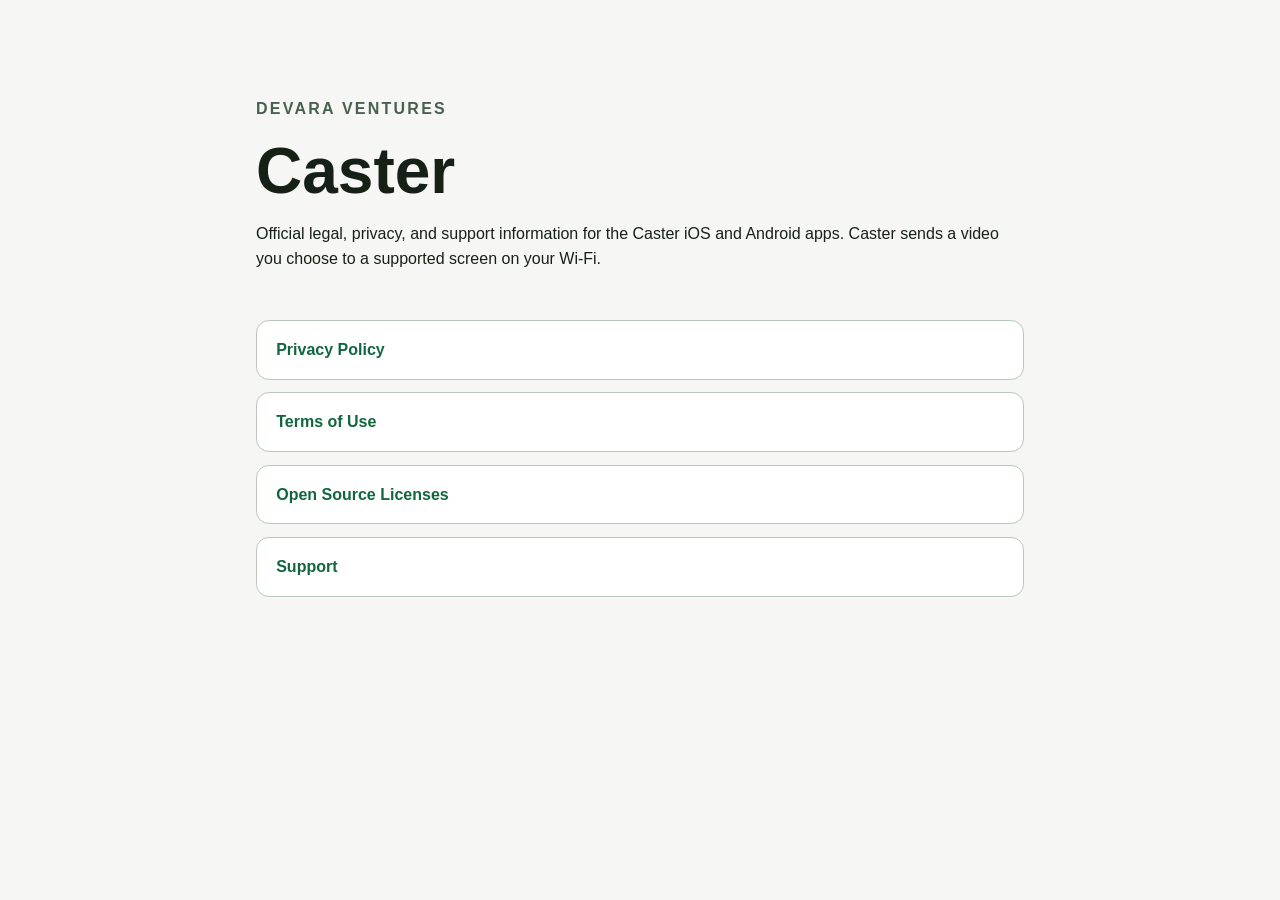
<file: index.html>
<!doctype html>
<html lang="en">
<head>
  <meta charset="utf-8">
  <meta name="viewport" content="width=device-width, initial-scale=1">
  <title>Caster</title>
  <meta name="description" content="Official legal and support information for Caster.">
  <link rel="stylesheet" href="styles.css">
</head>
<body>
  <main>
    <header>
      <p class="eyebrow">Devara Ventures</p>
      <h1>Caster</h1>
      <p>Official legal, privacy, and support information for the Caster iOS and Android apps. Caster sends a video you choose to a supported screen on your Wi-Fi.</p>
    </header>
    <nav aria-label="Legal and support pages">
      <a href="privacy.html">Privacy Policy</a>
      <a href="terms.html">Terms of Use</a>
      <a href="licenses.html">Open Source Licenses</a>
      <a href="support.html">Support</a>
    </nav>
  </main>
</body>
</html>
</file>
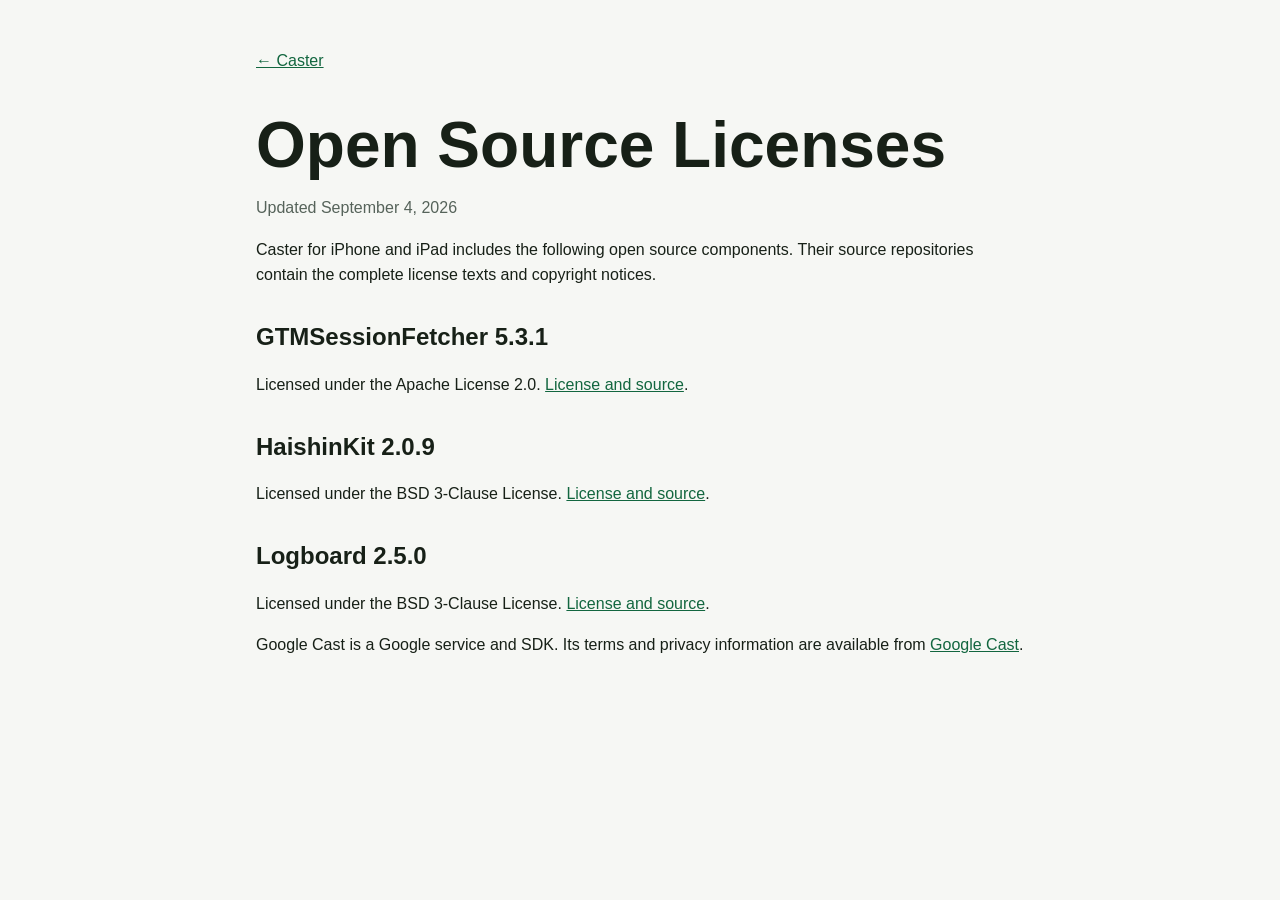
<file: licenses.html>
<!doctype html>
<html lang="en">
<head>
  <meta charset="utf-8">
  <meta name="viewport" content="width=device-width, initial-scale=1">
  <title>Caster Open Source Licenses</title>
  <meta name="description" content="Open source license notices for Caster.">
  <link rel="stylesheet" href="styles.css">
</head>
<body>
  <main>
    <a class="back" href="index.html">← Caster</a>
    <h1>Open Source Licenses</h1>
    <p class="updated">Updated September 4, 2026</p>

    <p>Caster for iPhone and iPad includes the following open source components. Their source repositories contain the complete license texts and copyright notices.</p>

    <h2>GTMSessionFetcher 5.3.1</h2>
    <p>Licensed under the Apache License 2.0. <a href="https://github.com/google/gtm-session-fetcher/blob/main/LICENSE">License and source</a>.</p>

    <h2>HaishinKit 2.0.9</h2>
    <p>Licensed under the BSD 3-Clause License. <a href="https://github.com/HaishinKit/HaishinKit.swift/blob/master/LICENSE.md">License and source</a>.</p>

    <h2>Logboard 2.5.0</h2>
    <p>Licensed under the BSD 3-Clause License. <a href="https://github.com/shogo4405/Logboard/blob/master/LICENSE.md">License and source</a>.</p>

    <p>Google Cast is a Google service and SDK. Its terms and privacy information are available from <a href="https://developers.google.com/cast/docs/terms">Google Cast</a>.</p>
  </main>
</body>
</html>
</file>
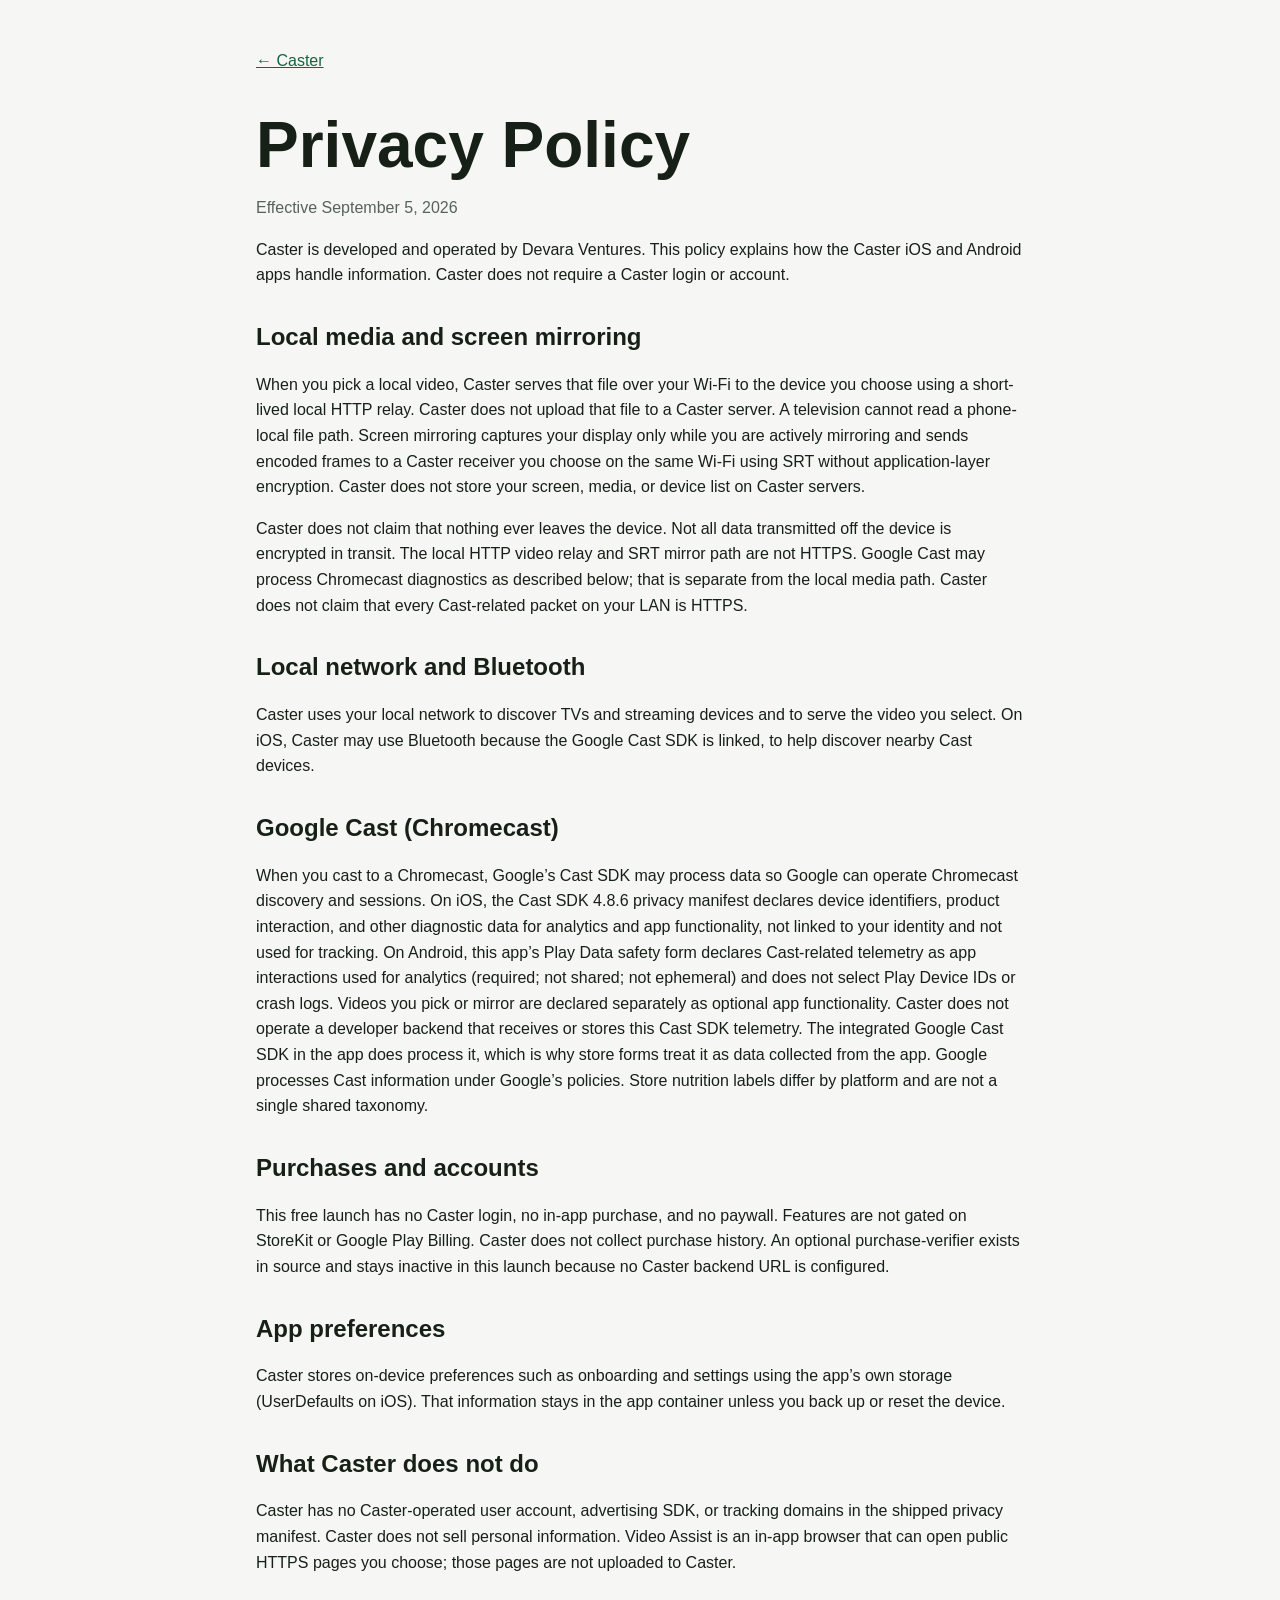
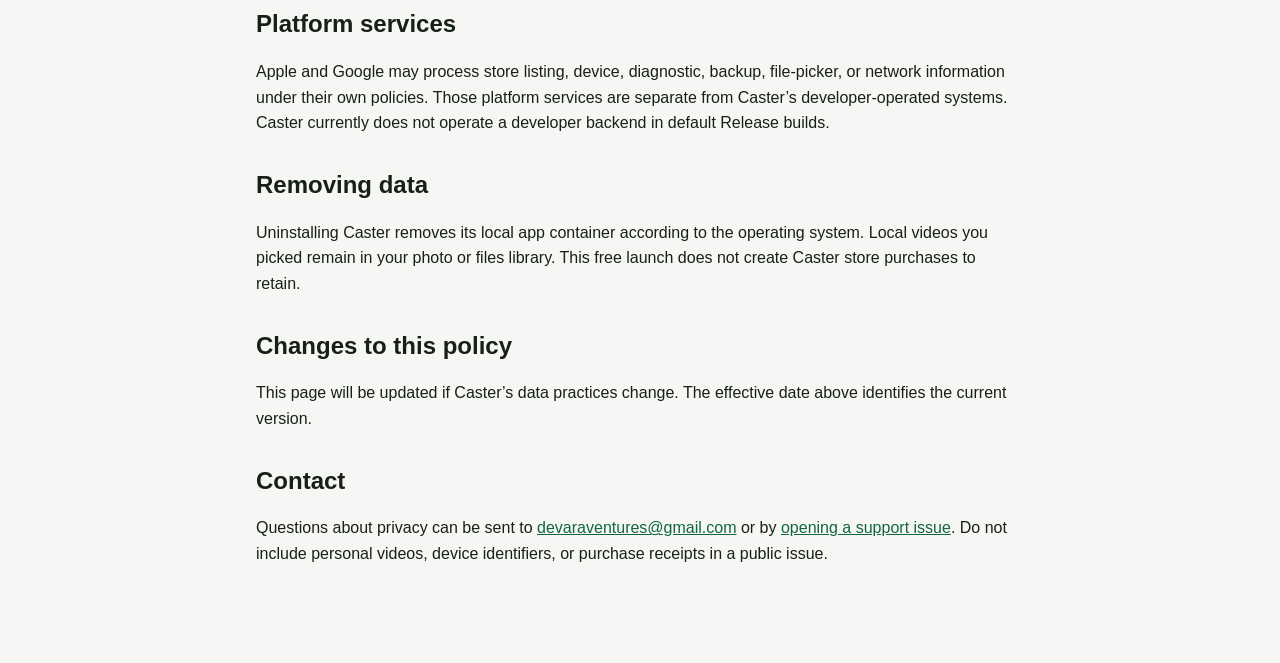
<file: privacy.html>
<!doctype html>
<html lang="en">
<head>
  <meta charset="utf-8">
  <meta name="viewport" content="width=device-width, initial-scale=1">
  <title>Caster Privacy Policy</title>
  <meta name="description" content="Privacy Policy for Caster.">
  <link rel="stylesheet" href="styles.css">
</head>
<body>
  <main>
    <a class="back" href="index.html">← Caster</a>
    <h1>Privacy Policy</h1>
    <p class="updated">Effective September 5, 2026</p>

    <p>Caster is developed and operated by Devara Ventures. This policy explains how the Caster iOS and Android apps handle information. Caster does not require a Caster login or account.</p>

    <h2>Local media and screen mirroring</h2>
    <p>When you pick a local video, Caster serves that file over your Wi-Fi to the device you choose using a short-lived local HTTP relay. Caster does not upload that file to a Caster server. A television cannot read a phone-local file path. Screen mirroring captures your display only while you are actively mirroring and sends encoded frames to a Caster receiver you choose on the same Wi-Fi using SRT without application-layer encryption. Caster does not store your screen, media, or device list on Caster servers.</p>
    <p>Caster does not claim that nothing ever leaves the device. Not all data transmitted off the device is encrypted in transit. The local HTTP video relay and SRT mirror path are not HTTPS. Google Cast may process Chromecast diagnostics as described below; that is separate from the local media path. Caster does not claim that every Cast-related packet on your LAN is HTTPS.</p>

    <h2>Local network and Bluetooth</h2>
    <p>Caster uses your local network to discover TVs and streaming devices and to serve the video you select. On iOS, Caster may use Bluetooth because the Google Cast SDK is linked, to help discover nearby Cast devices.</p>

    <h2>Google Cast (Chromecast)</h2>
    <p>When you cast to a Chromecast, Google’s Cast SDK may process data so Google can operate Chromecast discovery and sessions. On iOS, the Cast SDK 4.8.6 privacy manifest declares device identifiers, product interaction, and other diagnostic data for analytics and app functionality, not linked to your identity and not used for tracking. On Android, this app’s Play Data safety form declares Cast-related telemetry as app interactions used for analytics (required; not shared; not ephemeral) and does not select Play Device IDs or crash logs. Videos you pick or mirror are declared separately as optional app functionality. Caster does not operate a developer backend that receives or stores this Cast SDK telemetry. The integrated Google Cast SDK in the app does process it, which is why store forms treat it as data collected from the app. Google processes Cast information under Google’s policies. Store nutrition labels differ by platform and are not a single shared taxonomy.</p>

    <h2>Purchases and accounts</h2>
    <p>This free launch has no Caster login, no in-app purchase, and no paywall. Features are not gated on StoreKit or Google Play Billing. Caster does not collect purchase history. An optional purchase-verifier exists in source and stays inactive in this launch because no Caster backend URL is configured.</p>

    <h2>App preferences</h2>
    <p>Caster stores on-device preferences such as onboarding and settings using the app’s own storage (UserDefaults on iOS). That information stays in the app container unless you back up or reset the device.</p>

    <h2>What Caster does not do</h2>
    <p>Caster has no Caster-operated user account, advertising SDK, or tracking domains in the shipped privacy manifest. Caster does not sell personal information. Video Assist is an in-app browser that can open public HTTPS pages you choose; those pages are not uploaded to Caster.</p>

    <h2>Platform services</h2>
    <p>Apple and Google may process store listing, device, diagnostic, backup, file-picker, or network information under their own policies. Those platform services are separate from Caster’s developer-operated systems. Caster currently does not operate a developer backend in default Release builds.</p>

    <h2>Removing data</h2>
    <p>Uninstalling Caster removes its local app container according to the operating system. Local videos you picked remain in your photo or files library. This free launch does not create Caster store purchases to retain.</p>

    <h2>Changes to this policy</h2>
    <p>This page will be updated if Caster’s data practices change. The effective date above identifies the current version.</p>

    <h2>Contact</h2>
    <p>Questions about privacy can be sent to <a href="mailto:devaraventures@gmail.com">devaraventures@gmail.com</a> or by <a href="https://github.com/ramsaijanapana/caster-public/issues/new">opening a support issue</a>. Do not include personal videos, device identifiers, or purchase receipts in a public issue.</p>
  </main>
</body>
</html>
</file>
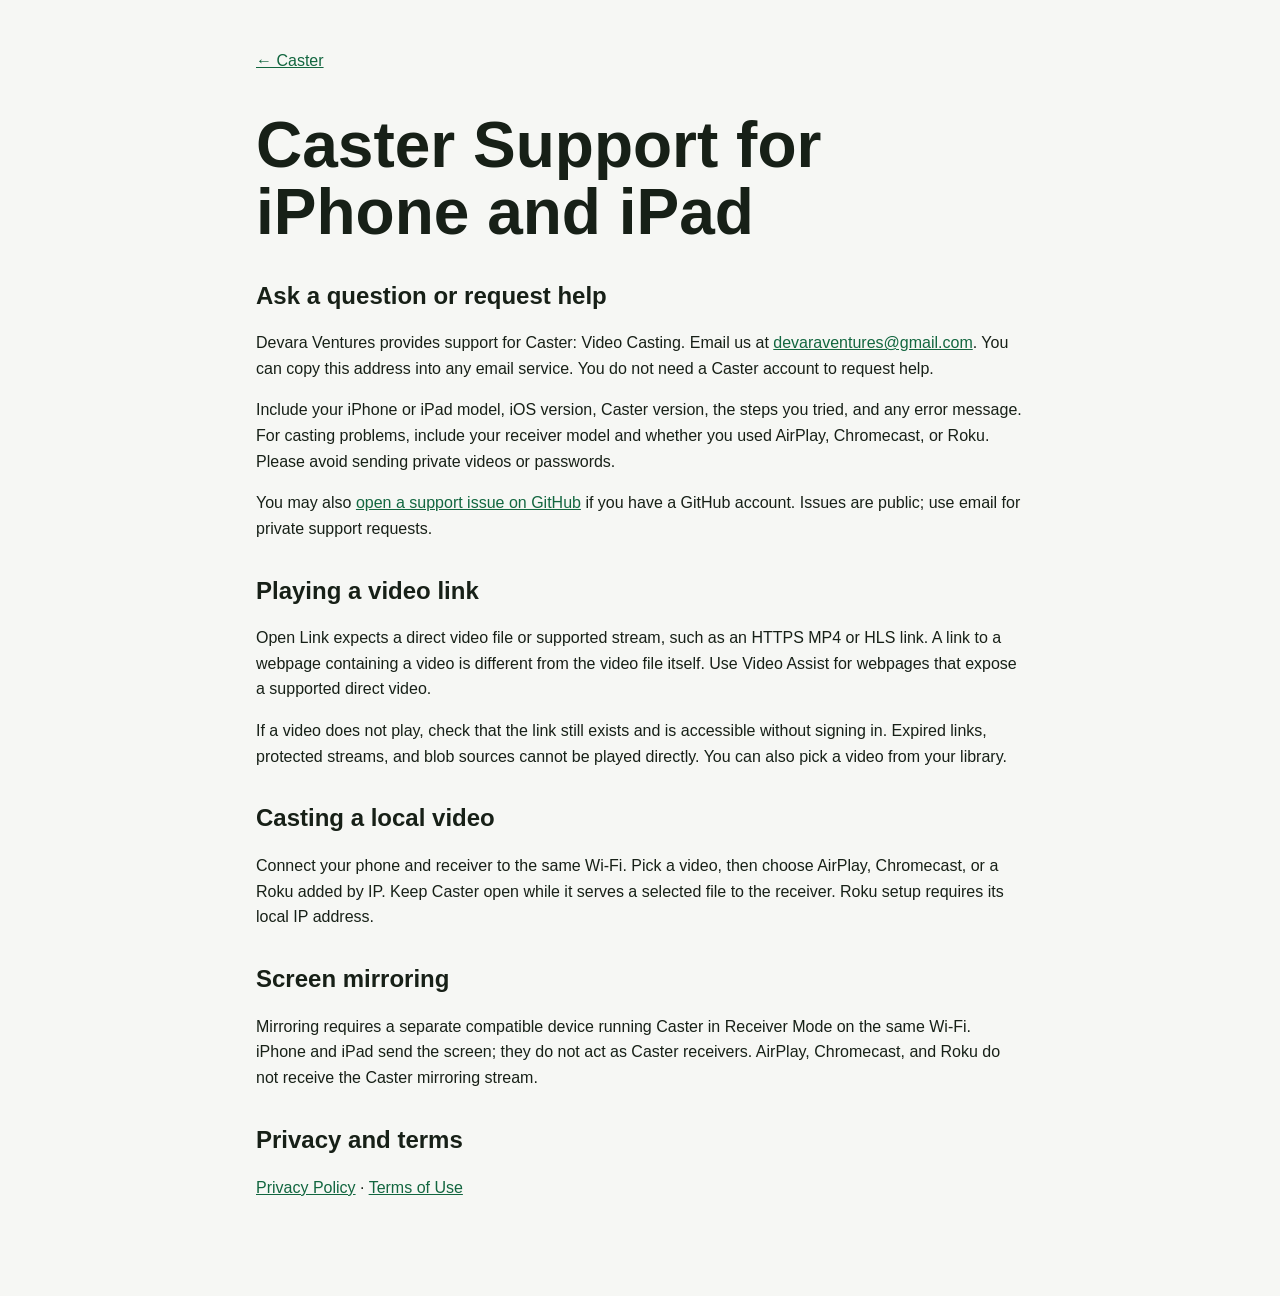
<file: support-ios.html>
<!doctype html>
<html lang="en">
<head>
  <meta charset="utf-8">
  <meta name="viewport" content="width=device-width, initial-scale=1">
  <title>Caster iPhone and iPad Support</title>
  <meta name="description" content="Contact Devara Ventures for help with Caster on iPhone and iPad.">
  <link rel="stylesheet" href="styles.css">
</head>
<body>
  <main>
    <a class="back" href="index.html">← Caster</a>
    <h1>Caster Support for iPhone and iPad</h1>
    <h2>Ask a question or request help</h2>
    <p>Devara Ventures provides support for Caster: Video Casting. Email us at <a href="mailto:devaraventures@gmail.com?subject=Caster%20iOS%20Support">devaraventures@gmail.com</a>. You can copy this address into any email service. You do not need a Caster account to request help.</p>
    <p>Include your iPhone or iPad model, iOS version, Caster version, the steps you tried, and any error message. For casting problems, include your receiver model and whether you used AirPlay, Chromecast, or Roku. Please avoid sending private videos or passwords.</p>
    <p>You may also <a href="https://github.com/ramsaijanapana/caster-public/issues/new">open a support issue on GitHub</a> if you have a GitHub account. Issues are public; use email for private support requests.</p>
    <h2>Playing a video link</h2>
    <p>Open Link expects a direct video file or supported stream, such as an HTTPS MP4 or HLS link. A link to a webpage containing a video is different from the video file itself. Use Video Assist for webpages that expose a supported direct video.</p>
    <p>If a video does not play, check that the link still exists and is accessible without signing in. Expired links, protected streams, and blob sources cannot be played directly. You can also pick a video from your library.</p>
    <h2>Casting a local video</h2>
    <p>Connect your phone and receiver to the same Wi-Fi. Pick a video, then choose AirPlay, Chromecast, or a Roku added by IP. Keep Caster open while it serves a selected file to the receiver. Roku setup requires its local IP address.</p>
    <h2>Screen mirroring</h2>
    <p>Mirroring requires a separate compatible device running Caster in Receiver Mode on the same Wi-Fi. iPhone and iPad send the screen; they do not act as Caster receivers. AirPlay, Chromecast, and Roku do not receive the Caster mirroring stream.</p>
    <h2>Privacy and terms</h2>
    <p><a href="privacy.html">Privacy Policy</a> · <a href="terms.html">Terms of Use</a></p>
  </main>
</body>
</html>
</file>
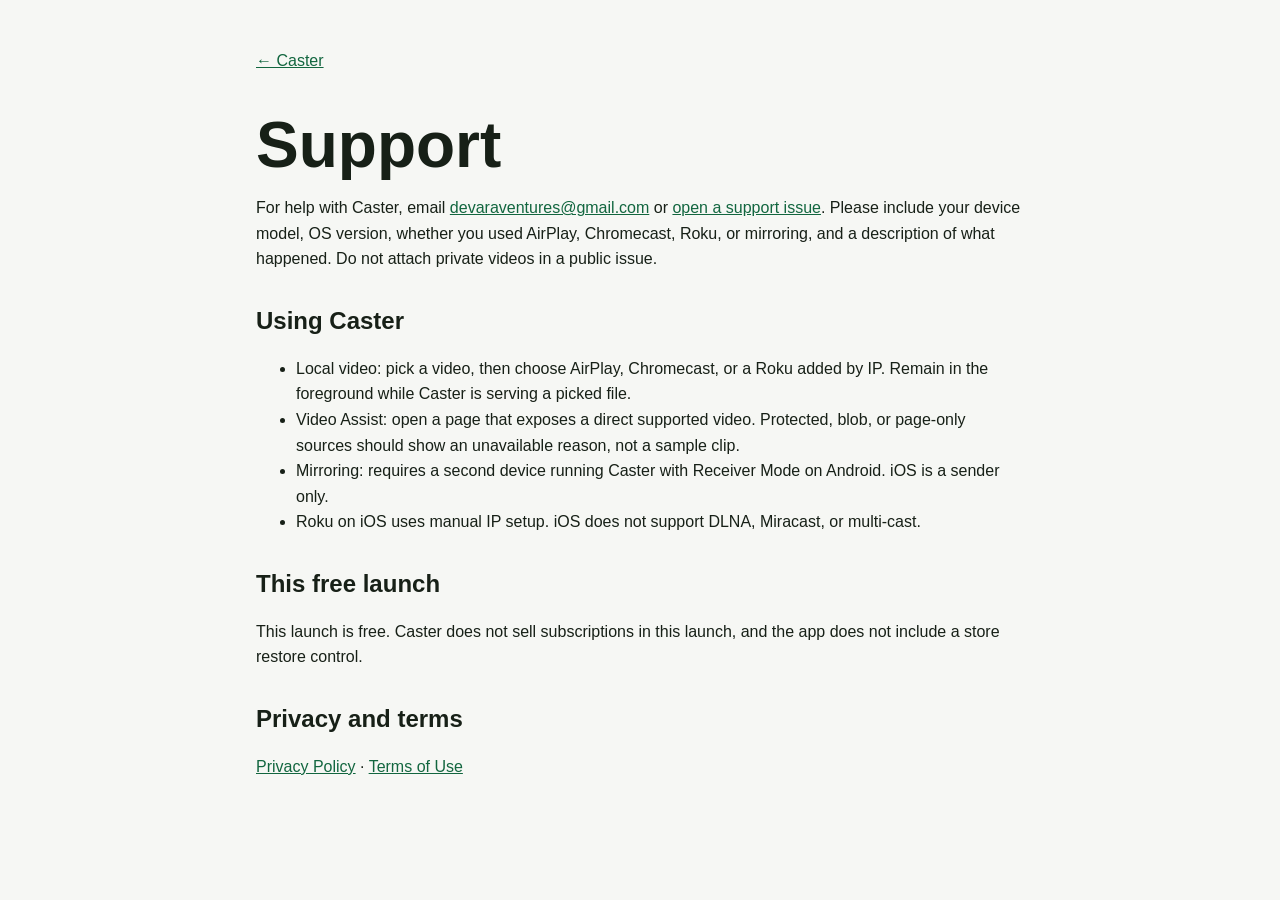
<file: support.html>
<!doctype html>
<html lang="en">
<head>
  <meta charset="utf-8">
  <meta name="viewport" content="width=device-width, initial-scale=1">
  <title>Caster Support</title>
  <meta name="description" content="Support for Caster.">
  <link rel="stylesheet" href="styles.css">
</head>
<body>
  <main>
    <a class="back" href="index.html">← Caster</a>
    <h1>Support</h1>
    <p>For help with Caster, email <a href="mailto:devaraventures@gmail.com">devaraventures@gmail.com</a> or <a href="https://github.com/ramsaijanapana/caster-public/issues/new">open a support issue</a>. Please include your device model, OS version, whether you used AirPlay, Chromecast, Roku, or mirroring, and a description of what happened. Do not attach private videos in a public issue.</p>

    <h2>Using Caster</h2>
    <ul>
      <li>Local video: pick a video, then choose AirPlay, Chromecast, or a Roku added by IP. Remain in the foreground while Caster is serving a picked file.</li>
      <li>Video Assist: open a page that exposes a direct supported video. Protected, blob, or page-only sources should show an unavailable reason, not a sample clip.</li>
      <li>Mirroring: requires a second device running Caster with Receiver Mode on Android. iOS is a sender only.</li>
      <li>Roku on iOS uses manual IP setup. iOS does not support DLNA, Miracast, or multi-cast.</li>
    </ul>

    <h2>This free launch</h2>
    <p>This launch is free. Caster does not sell subscriptions in this launch, and the app does not include a store restore control.</p>

    <h2>Privacy and terms</h2>
    <p><a href="privacy.html">Privacy Policy</a> · <a href="terms.html">Terms of Use</a></p>
  </main>
</body>
</html>
</file>
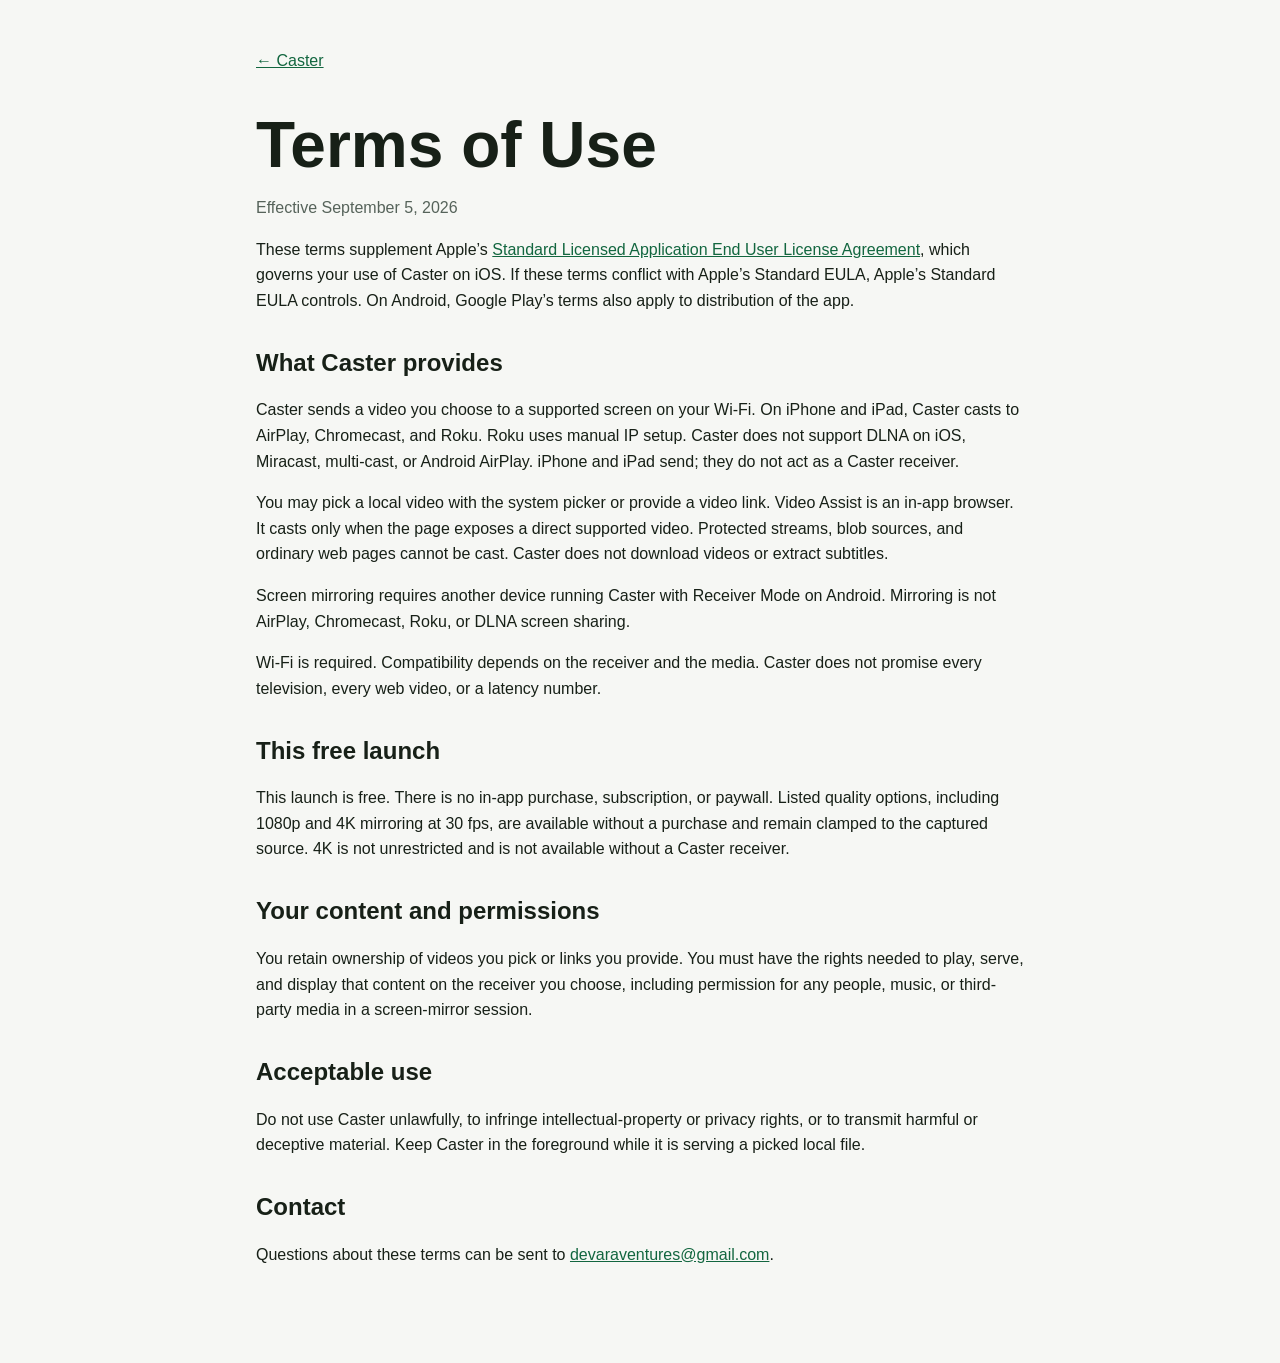
<file: terms.html>
<!doctype html>
<html lang="en">
<head>
  <meta charset="utf-8">
  <meta name="viewport" content="width=device-width, initial-scale=1">
  <title>Caster Terms of Use</title>
  <meta name="description" content="Terms of Use for Caster.">
  <link rel="stylesheet" href="styles.css">
</head>
<body>
  <main>
    <a class="back" href="index.html">← Caster</a>
    <h1>Terms of Use</h1>
    <p class="updated">Effective September 5, 2026</p>

    <p>These terms supplement Apple’s <a href="https://www.apple.com/legal/internet-services/itunes/dev/stdeula/">Standard Licensed Application End User License Agreement</a>, which governs your use of Caster on iOS. If these terms conflict with Apple’s Standard EULA, Apple’s Standard EULA controls. On Android, Google Play’s terms also apply to distribution of the app.</p>

    <h2>What Caster provides</h2>
    <p>Caster sends a video you choose to a supported screen on your Wi-Fi. On iPhone and iPad, Caster casts to AirPlay, Chromecast, and Roku. Roku uses manual IP setup. Caster does not support DLNA on iOS, Miracast, multi-cast, or Android AirPlay. iPhone and iPad send; they do not act as a Caster receiver.</p>
    <p>You may pick a local video with the system picker or provide a video link. Video Assist is an in-app browser. It casts only when the page exposes a direct supported video. Protected streams, blob sources, and ordinary web pages cannot be cast. Caster does not download videos or extract subtitles.</p>
    <p>Screen mirroring requires another device running Caster with Receiver Mode on Android. Mirroring is not AirPlay, Chromecast, Roku, or DLNA screen sharing.</p>
    <p>Wi-Fi is required. Compatibility depends on the receiver and the media. Caster does not promise every television, every web video, or a latency number.</p>

    <h2>This free launch</h2>
    <p>This launch is free. There is no in-app purchase, subscription, or paywall. Listed quality options, including 1080p and 4K mirroring at 30 fps, are available without a purchase and remain clamped to the captured source. 4K is not unrestricted and is not available without a Caster receiver.</p>

    <h2>Your content and permissions</h2>
    <p>You retain ownership of videos you pick or links you provide. You must have the rights needed to play, serve, and display that content on the receiver you choose, including permission for any people, music, or third-party media in a screen-mirror session.</p>

    <h2>Acceptable use</h2>
    <p>Do not use Caster unlawfully, to infringe intellectual-property or privacy rights, or to transmit harmful or deceptive material. Keep Caster in the foreground while it is serving a picked local file.</p>

    <h2>Contact</h2>
    <p>Questions about these terms can be sent to <a href="mailto:devaraventures@gmail.com">devaraventures@gmail.com</a>.</p>
  </main>
</body>
</html>
</file>
<file: styles.css>
:root {
  color-scheme: light dark;
  font-family: -apple-system, BlinkMacSystemFont, "Segoe UI", sans-serif;
  line-height: 1.6;
  background: #f6f7f4;
  color: #172017;
}

body { margin: 0; }
main { max-width: 48rem; margin: 0 auto; padding: 3rem 1.25rem 5rem; }
header { padding: 2rem 0; }
h1 { font-size: clamp(2.2rem, 7vw, 4rem); line-height: 1.05; margin: .4rem 0 1rem; }
h2 { margin-top: 2.2rem; line-height: 1.2; }
a { color: #12663f; }
nav { display: grid; gap: .8rem; }
nav a { display: block; padding: 1rem 1.2rem; border: 1px solid #b8c8bc; border-radius: .8rem; background: #fff; text-decoration: none; font-weight: 600; }
.eyebrow { text-transform: uppercase; letter-spacing: .14em; font-weight: 700; color: #49604f; }
.updated { color: #56635a; }
.back { display: inline-block; margin-bottom: 2rem; }

@media (prefers-color-scheme: dark) {
  :root { background: #101510; color: #eff4ef; }
  a { color: #8fe0b1; }
  nav a { background: #192219; border-color: #354a39; }
  .eyebrow, .updated { color: #adc0b1; }
}
</file>
